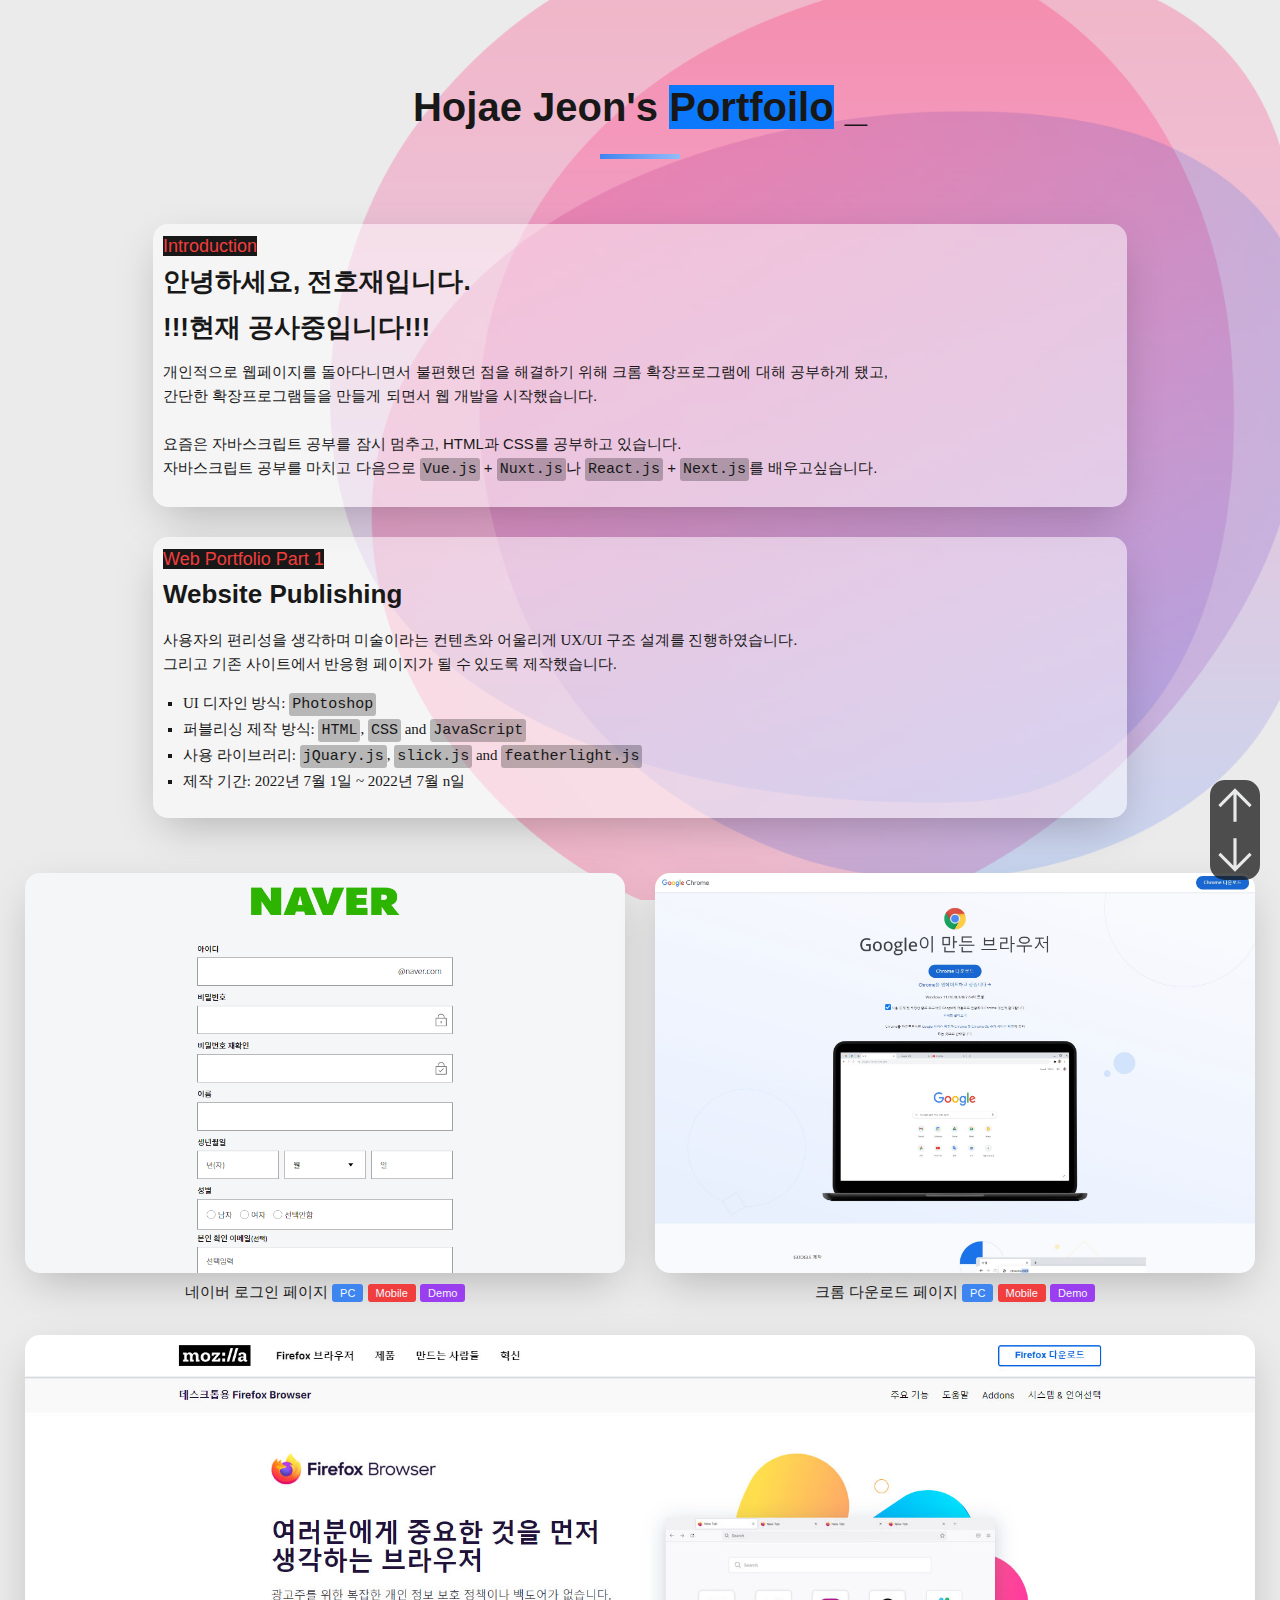
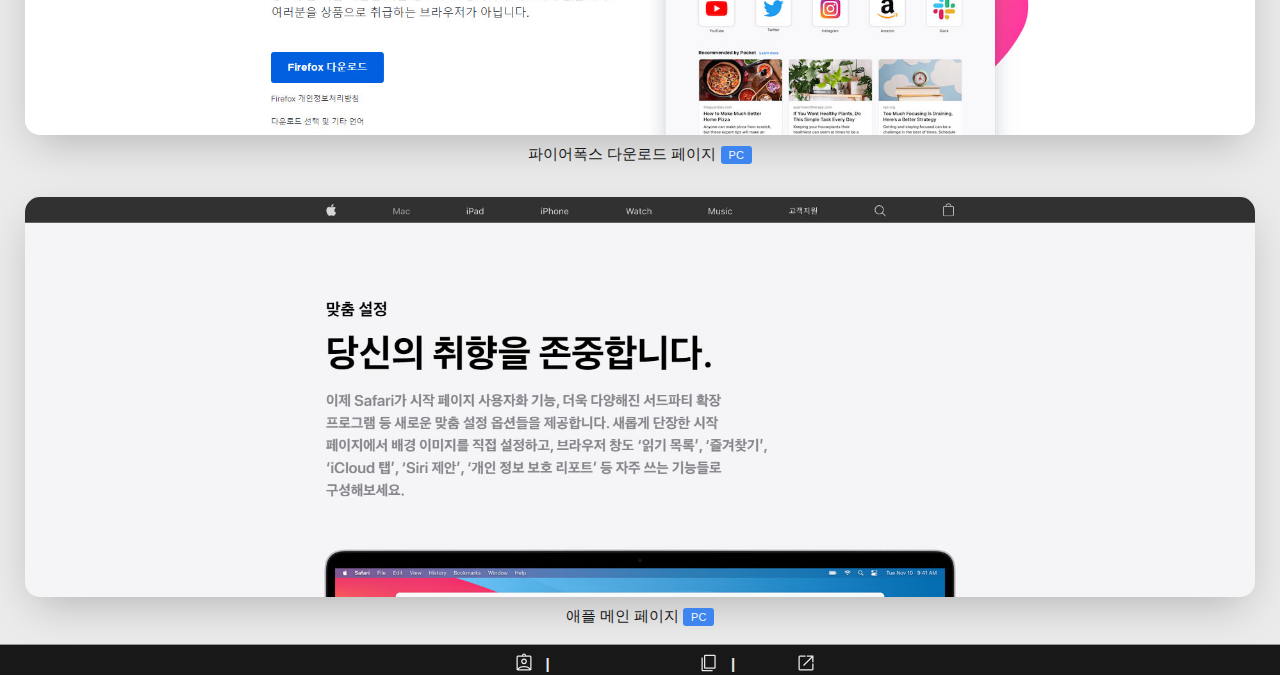
<file: index.html>
<!DOCTYPE html>
<html lang="en">
<head>
  <meta charset="UTF-8">
  <meta http-equiv="X-UA-Compatible" content="IE=edge">
  <meta name="viewport" content="width=device-width, initial-scale=1.0">
  <title>Portfolio</title>
  <!-- jQuery CDN -->
  <script src="https://code.jquery.com/jquery-3.6.0.min.js"></script>
  <!-- featherlight.js -->
  <script src="./scripts/featherlight-1.7.13/featherlight.js"></script>
  <link rel="stylesheet" href="./scripts/featherlight-1.7.13/featherlight.css">
  <!-- Custom CSS -->
  <link rel="stylesheet" href="./index.css">
  <link rel="stylesheet" href="./index-responsive.css">
  <!-- Custom JS -->
</head>
<body>
  <div id="resolution"></div>
  <section class="portfolio">
    <div class="headline-share">
      <h1>Hojae Jeon's <span class="background-blue">Portfoilo</span> <span class="blink">_</span></h1>
    </div>
    <div class="intro">
      <aside class="item">
        <b>Introduction</b>
        <h2>안녕하세요, 전호재입니다.</h2>
        <h2>!!!현재 공사중입니다!!!</h2>
        <p class="font-noto">
          <div>개인적으로 웹페이지를 돌아다니면서 불편했던 점을 해결하기 위해 크롬 확장프로그램에 대해 공부하게 됐고,<br>간단한 확장프로그램들을 만들게 되면서 웹 개발을 시작했습니다.</div>
          <br>
          <div>요즘은 자바스크립트 공부를 잠시 멈추고, HTML과 CSS를 공부하고 있습니다.</div>
          <div>자바스크립트 공부를 마치고 다음으로 <code>Vue.js</code> + <code>Nuxt.js</code>나 <code>React.js</code> + <code>Next.js</code>를 배우고싶습니다.</div>
        </p>
      </aside>
      <aside class="item">
        <b>Web Portfolio Part 1</b>
        <h2>Website Publishing</h2>
        <p class="font-noto">
          사용자의 편리성을 생각하며 미술이라는 컨텐츠와 어울리게 UX/UI 구조 설계를 진행하였습니다.
          <br>
          그리고 기존 사이트에서 반응형 페이지가 될 수 있도록 제작했습니다.
          <br>
        </p>
        <p class="font-noto portfolio-info">
          <span>UI 디자인 방식: <code>Photoshop</code></span>
          <span>퍼블리싱 제작 방식: <code>HTML</code>, <code>CSS</code> and <code>JavaScript</code></span>
          <span>사용 라이브러리: <code>jQuary.js</code>, <code>slick.js</code> and <code>featherlight.js</code></span>
          <span>제작 기간: 2022년 7월 1일 ~ 2022년 7월 n일</span>
        </p>
      </aside>
    </div>
    <div class="items">
      <div class="item thum">
        <div class="photo">
          <img src="./images/web-portfolio-01.jpg">
        </div>
        <span class="portfolio-title">
          네이버 로그인 페이지
          <a class="btn-view view-pc" href="./htmls/web-portfolio-01.html" data-featherlight="iframe">PC</a>
          <a class="btn-view view-mobile" href="./htmls/web-portfolio-01-mobile.html" data-featherlight="iframe">Mobile</a>
          <a class="btn-view view-demo" href="./Naver Register Form/index.html" data-featherlight="iframe">Demo</a>
        </span>
      </div>
      <div class="item thum">
        <div class="photo">
          <img src="./images/web-portfolio-02.jpg">
        </div>
        <span class="portfolio-title">
          크롬 다운로드 페이지
          <a class="btn-view view-pc" href="./htmls/web-portfolio-02.html" data-featherlight="iframe">PC</a>
          <a class="btn-view view-mobile" href="./htmls/web-portfolio-02-mobile.html" data-featherlight="iframe">Mobile</a>
          <a class="btn-view view-demo" href="./Chrome Browser Front Page/index.html" data-featherlight="iframe">Demo</a>
        </span>
      </div>
      <div class="item thum">
        <div class="photo">
          <img src="./images/web-portfolio-03.jpg">
        </div>
        <span class="portfolio-title">
          파이어폭스 다운로드 페이지
          <a class="btn-view view-pc" href="./htmls/web-portfolio-03.html" data-featherlight="iframe">PC</a>
        </span>
      </div>
      <div class="item thum">
        <div class="photo">
          <img src="./images/web-portfolio-04.jpg">
        </div>
        <span class="portfolio-title">
          애플 메인 페이지
          <a class="btn-view view-pc" href="./htmls/web-portfolio-04.html" data-featherlight="iframe">PC</a>
        </span>
      </div>
    </div>
    <footer id="bottom">
      <div>
        <span class="gridbox">
          <span class="my-name"><a>전호재</a></span>
          <span class="seperate"></span>
          <span class="my-email"><a>binieon@naver.com</a></span>
          <span class="seperate"></span>
          <span class="my-github"><a href="https://github.com/Binz1mp" target="_blank">Github</a></span>
        </span>
      </div>
    </footer>
    <nav class="topdown">
      <a href="#"><div class="button-top"></div></a>
      <a href="#bottom"><div class="button-down"></div></a>
    </nav>
  </section>
  <script src="./index.js"></script>
</body>
</html>
</file>
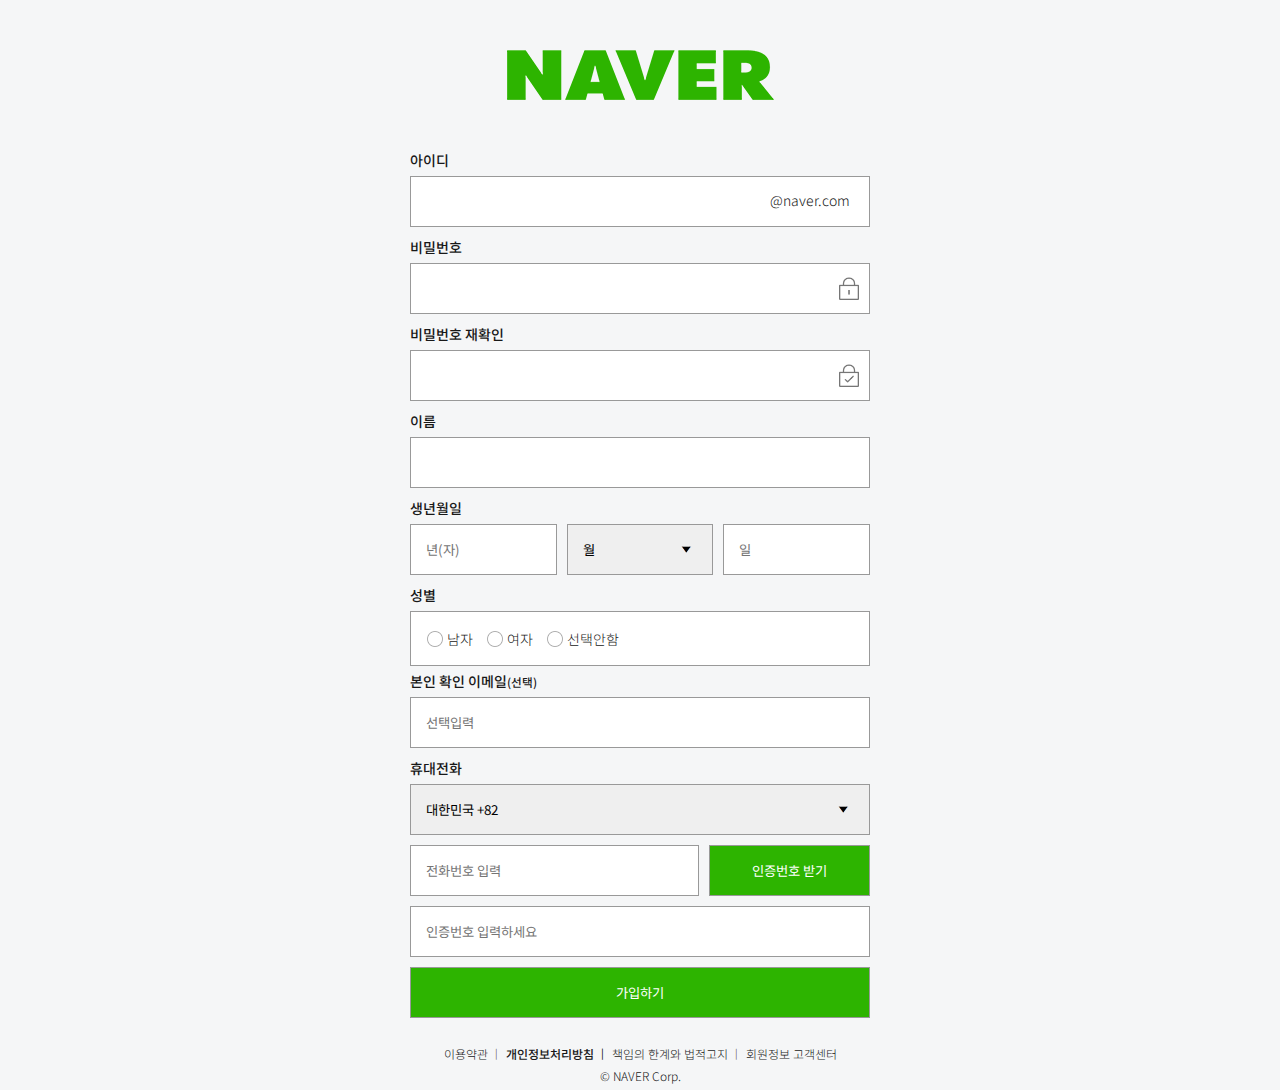
<file: Naver Register Form/index.html>
<!DOCTYPE html>
<html lang="en">
<head>
  <meta charset="UTF-8">
  <meta http-equiv="X-UA-Compatible" content="IE=edge">
  <meta name="viewport" content="width=device-width, initial-scale=1.0">
  <link rel="shortcut icon" href="./images/favicon.png" type="image/x-icon">
  <title>네이버 회원가입</title>
  <!-- Custom CSS -->
  <link rel="stylesheet" href="./index.css">
</head>
<body>

  <div class="container">
    <div class="member">
      <img src="./images/logo-naver.png" alt="" class="logo">
      <div class="field">
        <b>아이디</b>
        <span class="placehold-text">
          <input type="text">
        </span>
      </div>
      <div class="field">
        <b>비밀번호</b>
        <span>
          <input type="password" class="password-lock">
        </span>
      </div>
      <div class="field">
        <b>비밀번호 재확인</b>
        <input type="password"  class="password-check">
      </div>
      <div class="field">
        <b>이름</b>
        <input type="text">
      </div>
      <div class="field birth">
        <b>생년월일</b>
          <div>
            <input type="number" placeholder="년(자)">
            <select>
              <option value="">월</option>
              <option value="month-1">1월</option>
              <option value="month-2">2월</option>
              <option value="month-3">3월</option>
              <option value="month-4">4월</option>
              <option value="month-5">5월</option>
              <option value="month-6">6월</option>
              <option value="month-7">7월</option>
              <option value="month-8">8월</option>
              <option value="month-9">9월</option>
              <option value="month-10">10월</option>
              <option value="month-11">11월</option>
              <option value="month-12">12월</option>
            </select>
            <input type="number" placeholder="일">
          </div>
      </div>
      <div class="field gender">
        <b>성별</b>
        <div>
          <label for="male"><input id="male" type="radio" name="gender"><em></em>남자</label>
          <label for="female"><input id="female" type="radio" name="gender"><em></em>여자</label>
          <label for="unchecked"><input id="unchecked" type="radio" name="gender"><em></em>선택안함</label>
        </div>
      </div>
      <div class="field">
        <b>본인 확인 이메일<small>(선택)</small></b>
        <input type="email" placeholder="선택입력">
      </div>
      <div class="field tel-number">
        <b>휴대전화</b>
        <select>
          <option value="">대한민국 +82</option>
        </select>
        <div>
          <input type="tel" placeholder="전화번호 입력">
          <input type="button" value="인증번호 받기">
        </div>
        <input type="number" placeholder="인증번호 입력하세요">
      </div>
      <input type="submit" value="가입하기">
      <div class="member-footer">
        <div>
          <a href="#">이용약관</a>
          <a class="ToS" href="#">개인정보처리방침</a>
          <a href="#">책임의 한계와 법적고지</a>
          <a href="#">회원정보 고객센터</a>
        </div>
        <span>© <a href="#">NAVER Corp.</a></span>
      </div>
    </div>
  </div>

</body>
</html>
</file>
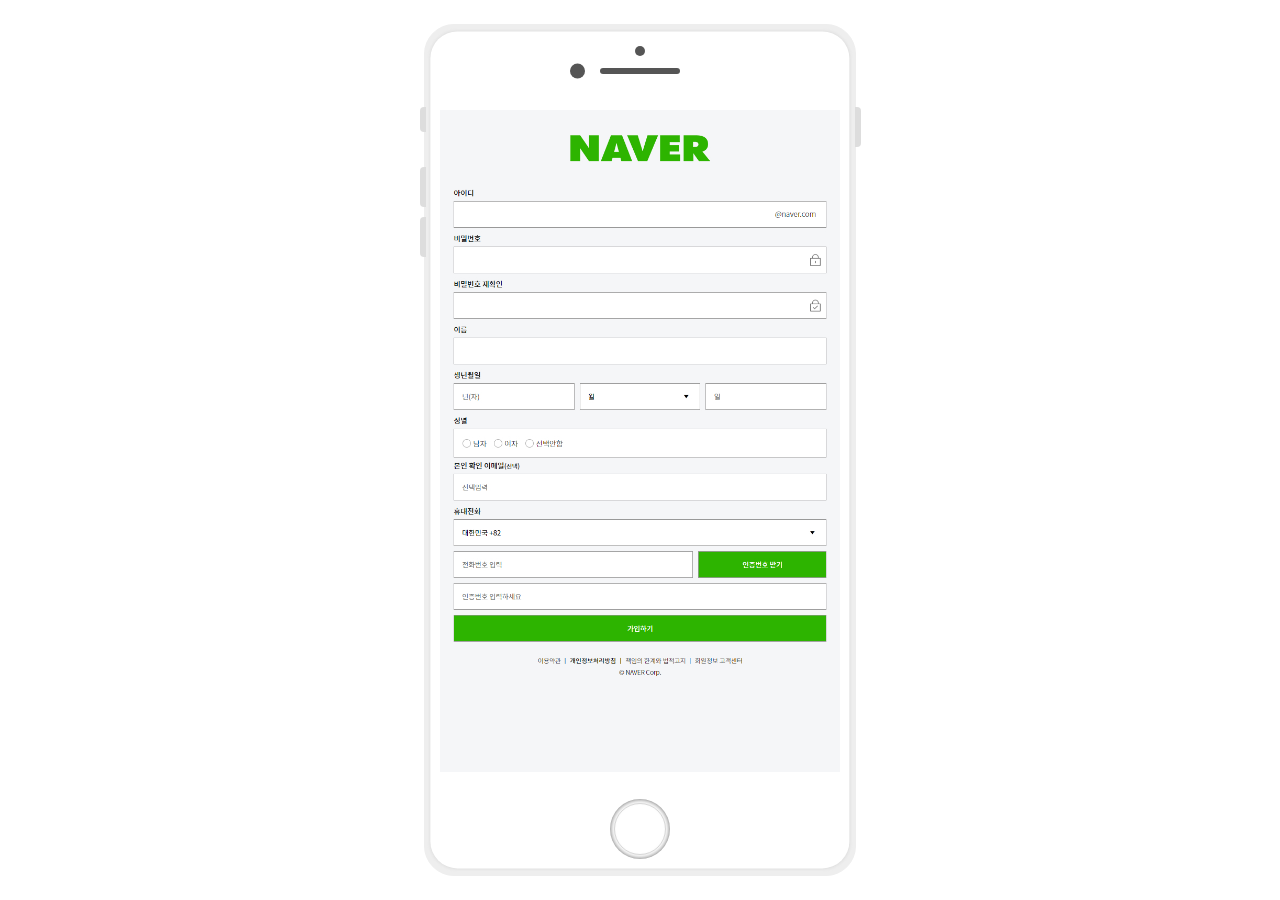
<file: htmls/web-portfolio-01-mobile.html>
<!DOCTYPE html>
<html lang="ko">
<head>
  <meta charset="UTF-8">
  <title>Mobile Mockup - web-portfolio-01</title>
  <link rel="stylesheet" href="mobile-mockup.css">
  <style>
        img {
      width: 100%;
    }
  </style>
</head>
<body>
 
  <!-- Mockup Start -->
  <div class="mockup">
    <div class="mobile-mockup">
      <!-- Content Here -->
      <div class="iframe-url">
        <!-- <iframe src="web-portfolio-01.html" frameborder="0"></iframe> -->
        <img src="../images/web-portfolio-01-mobile.jpg">
      </div>
      <!-- Content Here -->
      <div class="home-btn"></div>
      <div class="camera">
        <span></span>
        <span></span>
        <span></span>
      </div>
      <div class="volume">
        <span></span>
        <span></span>
        <span></span>
      </div>
      <div class="power">
        <span></span>
      </div>
    </div>
  </div>
  <!-- Mockup End -->
  
</body>
</html>
</file>
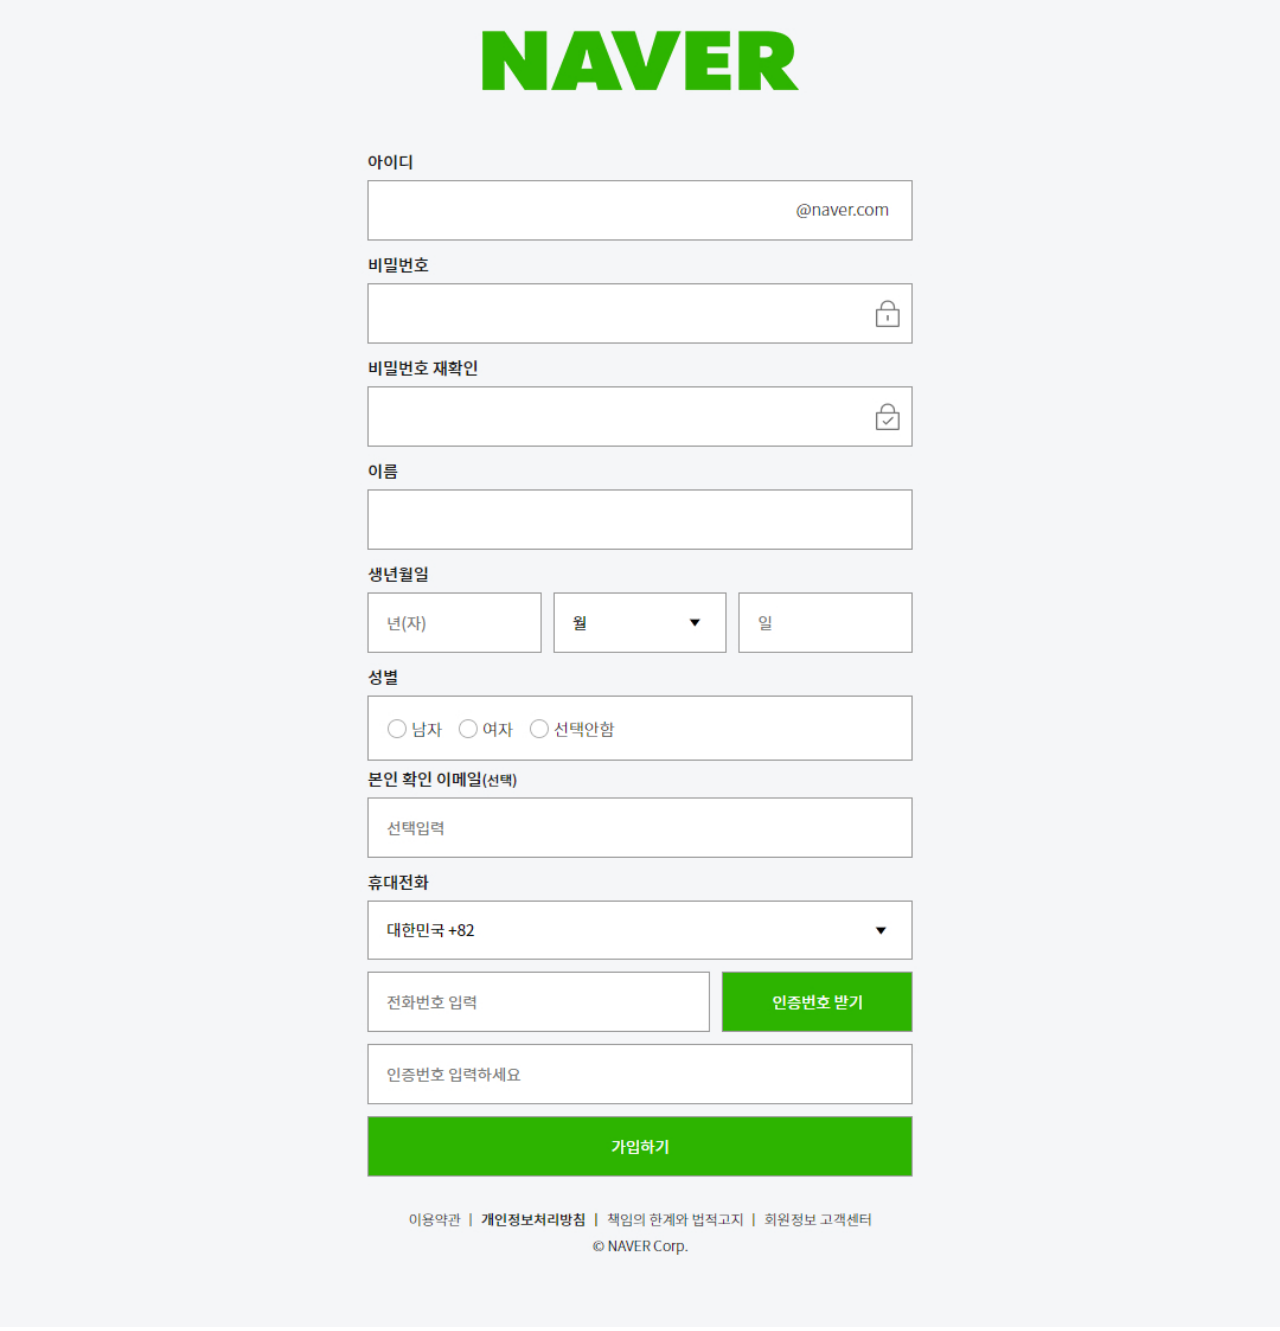
<file: htmls/web-portfolio-01.html>
<!DOCTYPE html>
<html lang="ko">
<head>
  <meta charset="UTF-8">
  <meta http-equiv="X-UA-Compatible" content="IE=edge">
  <meta name="viewport" content="width=device-width, initial-scale=1.0">
  <title>web-portfolio-01</title>
  <style>
    body {
      margin: 0;
    }
    img {
      width: 100%;
    }
  </style>
</head>
<body>

  <img src="../images/web-portfolio-01.jpg">
  
</body>
</html>
</file>
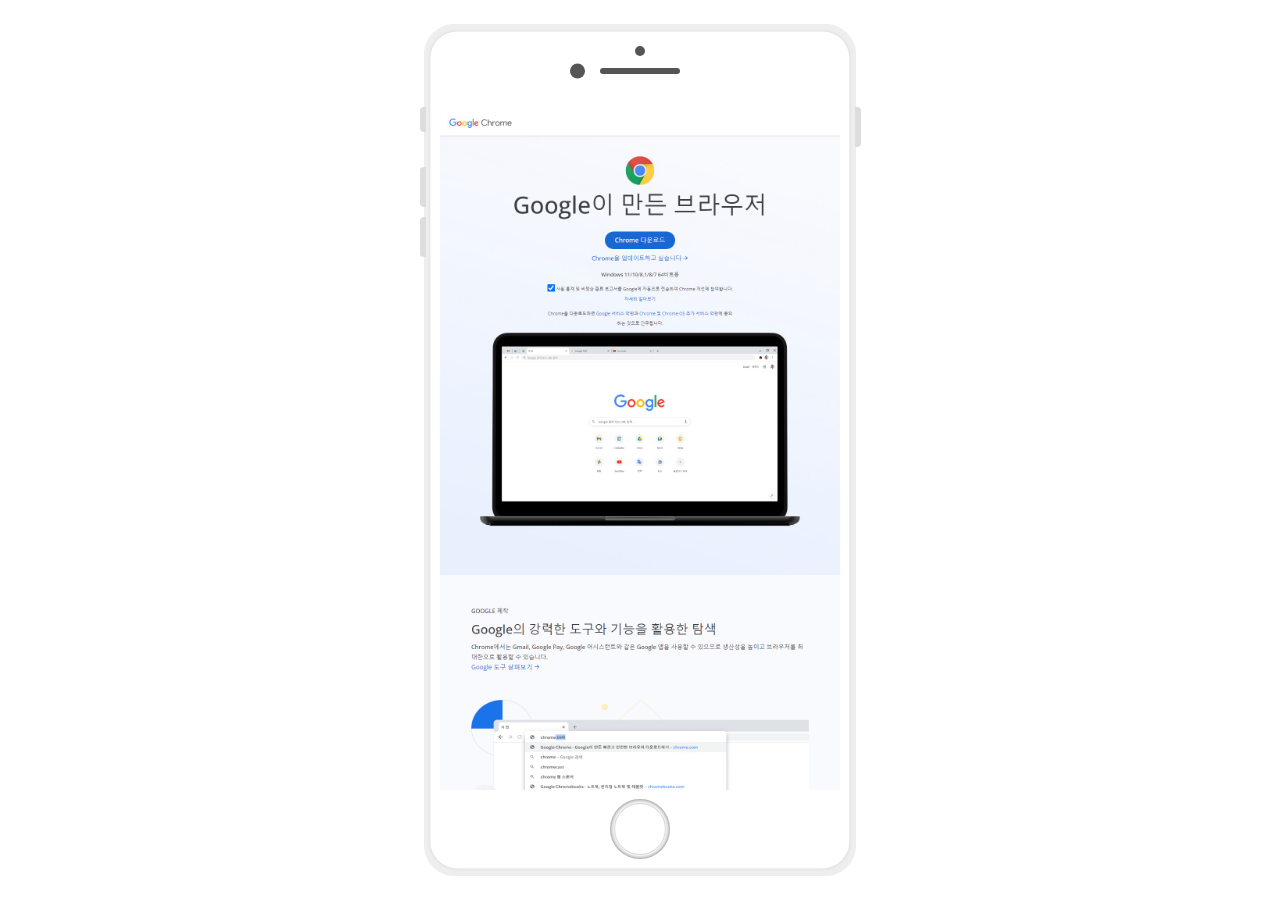
<file: htmls/web-portfolio-02-mobile.html>
<!DOCTYPE html>
<html lang="ko">
<head>
  <meta charset="UTF-8">
  <title>Mobile Mockup - web-portfolio-01</title>
  <link rel="stylesheet" href="mobile-mockup.css">
  <style>
        img {
      width: 100%;
    }
    .iframe-url {
      overflow-y: scroll;
    }
  </style>
</head>
<body>
 
  <!-- Mockup Start -->
  <div class="mockup">
    <div class="mobile-mockup">
      <!-- Content Here -->
      <div class="iframe-url">
        <!-- <iframe src="web-portfolio-02.html" frameborder="0"></iframe> -->
        <img src="../images/web-portfolio-02-mobile.jpg">
      </div>
      <!-- Content Here -->
      <div class="home-btn"></div>
      <div class="camera">
        <span></span>
        <span></span>
        <span></span>
      </div>
      <div class="volume">
        <span></span>
        <span></span>
        <span></span>
      </div>
      <div class="power">
        <span></span>
      </div>
    </div>
  </div>
  <!-- Mockup End -->
  
</body>
</html>
</file>
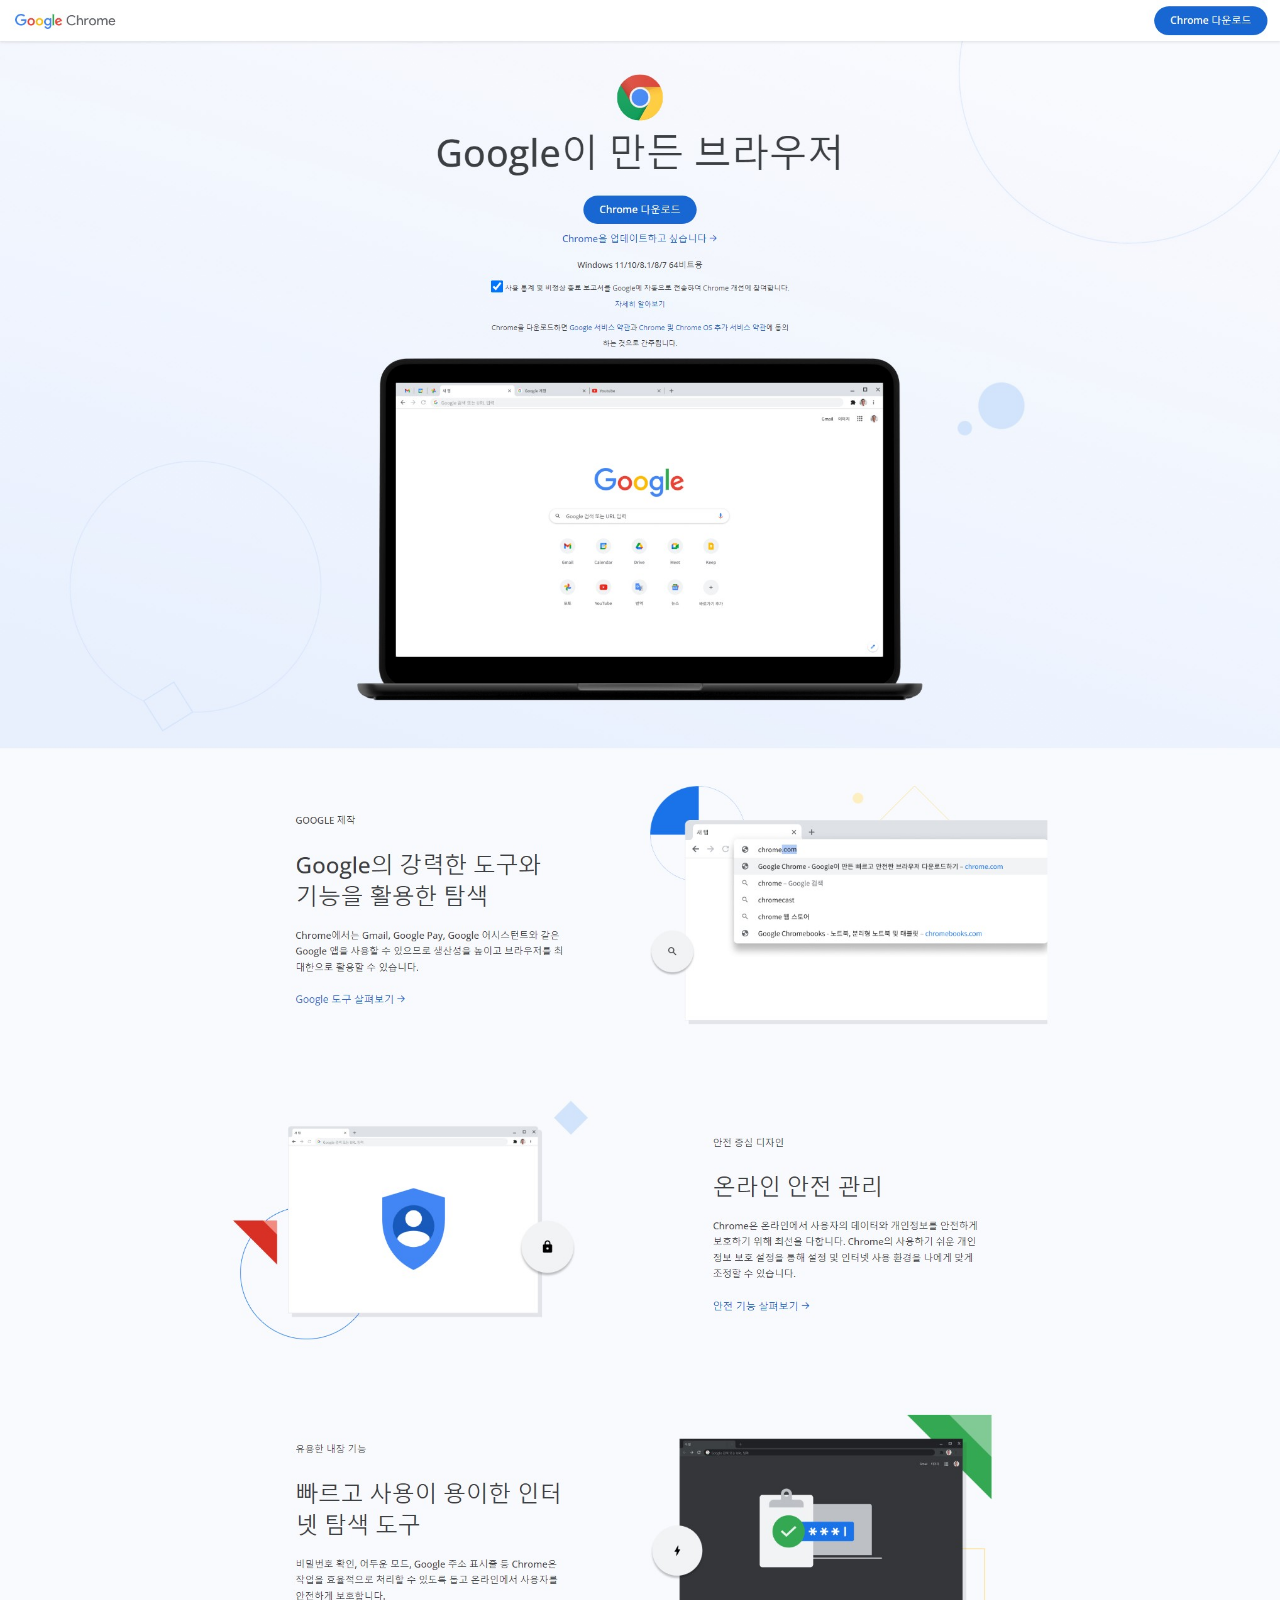
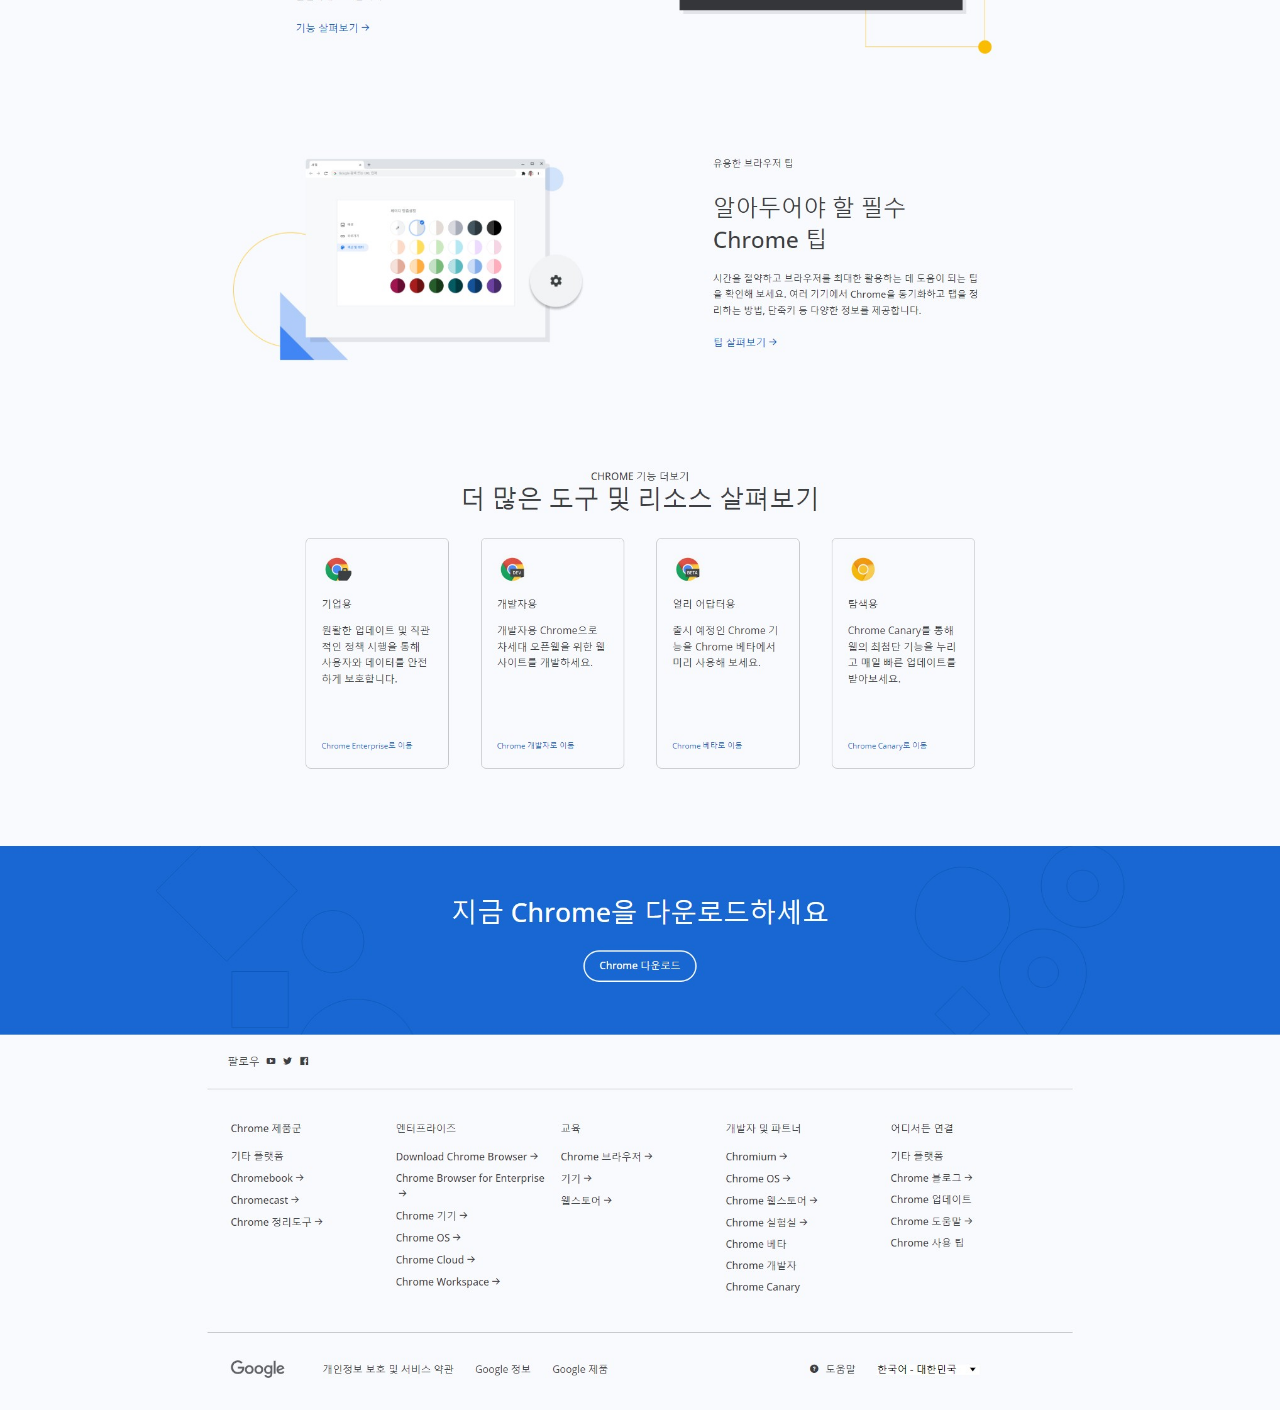
<file: htmls/web-portfolio-02.html>
<!DOCTYPE html>
<html lang="ko">
<head>
  <meta charset="UTF-8">
  <meta http-equiv="X-UA-Compatible" content="IE=edge">
  <meta name="viewport" content="width=device-width, initial-scale=1.0">
  <title>web-portfolio-02</title>
  <style>
    body {
      margin: 0;
    }
    img {
      width: 100%;
    }
  </style>
</head>
<body>

  <img src="../images/web-portfolio-02.jpg">
  
</body>
</html>
</file>
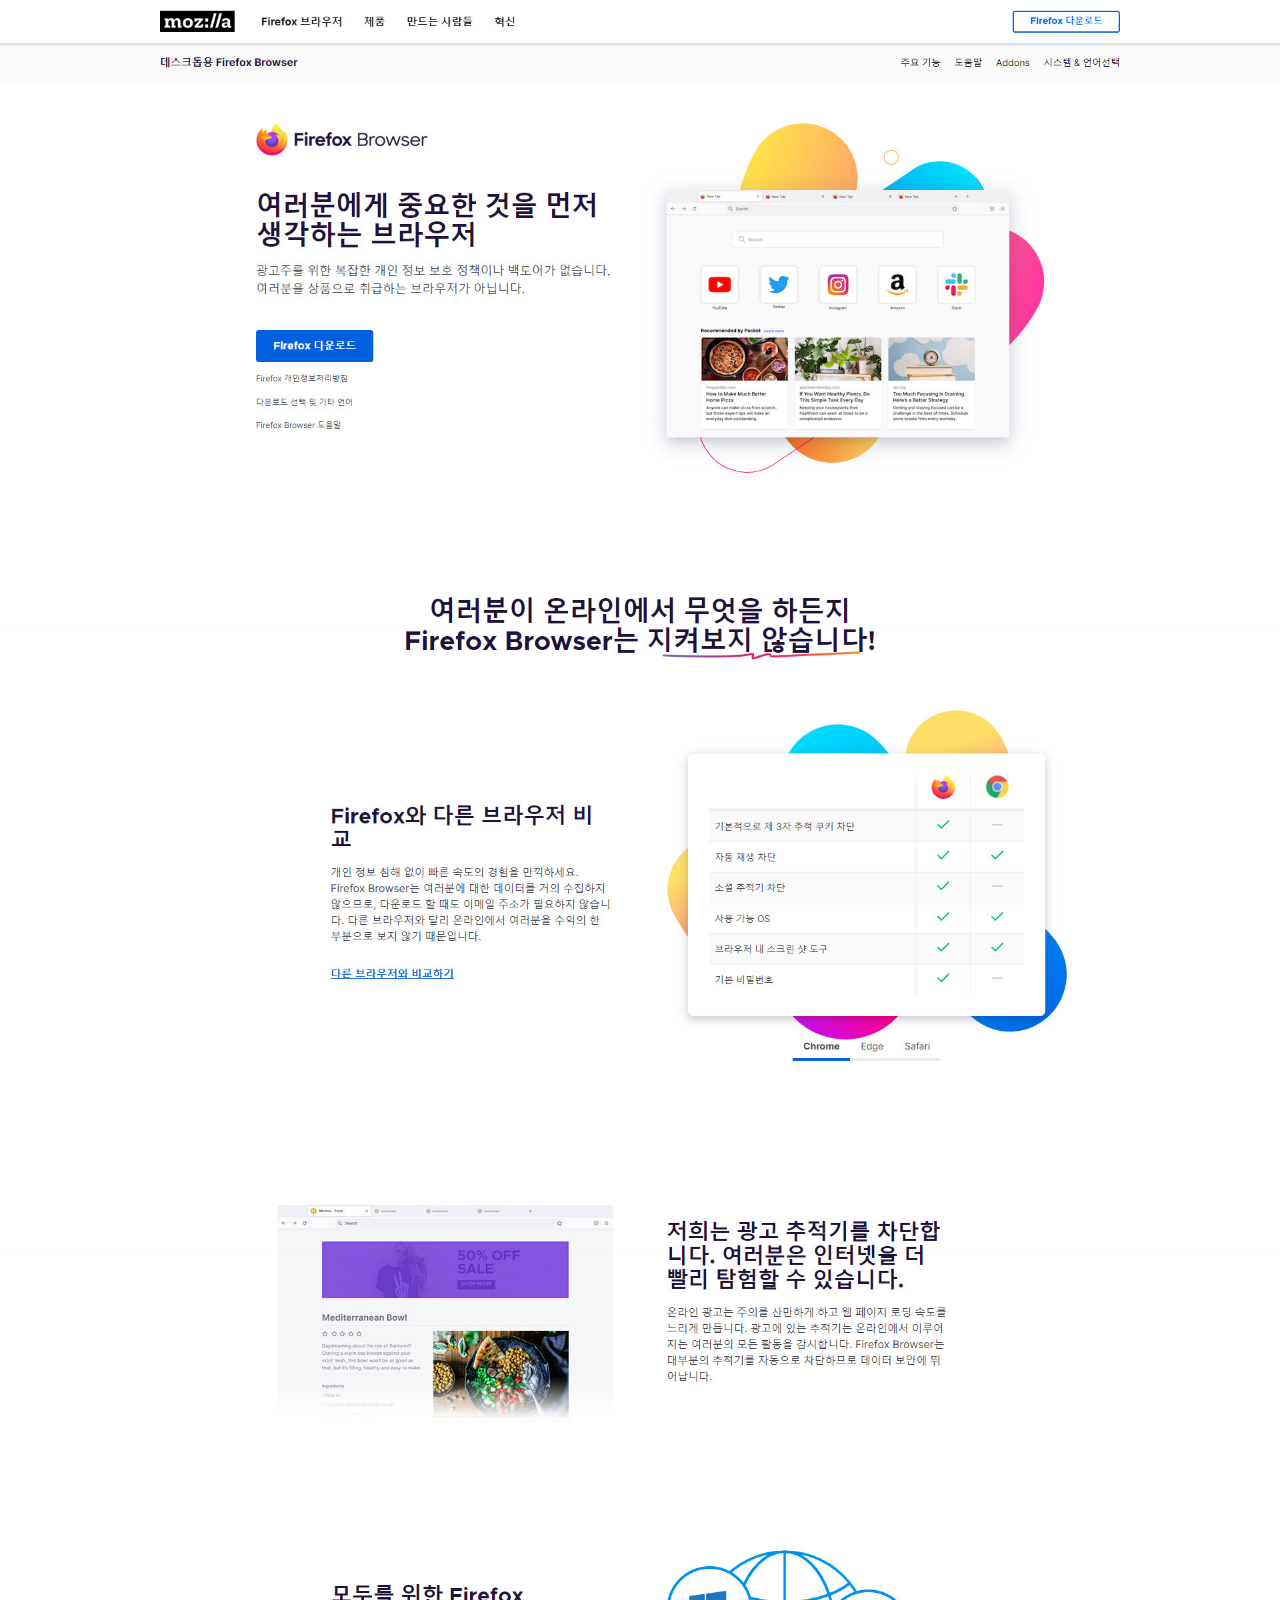
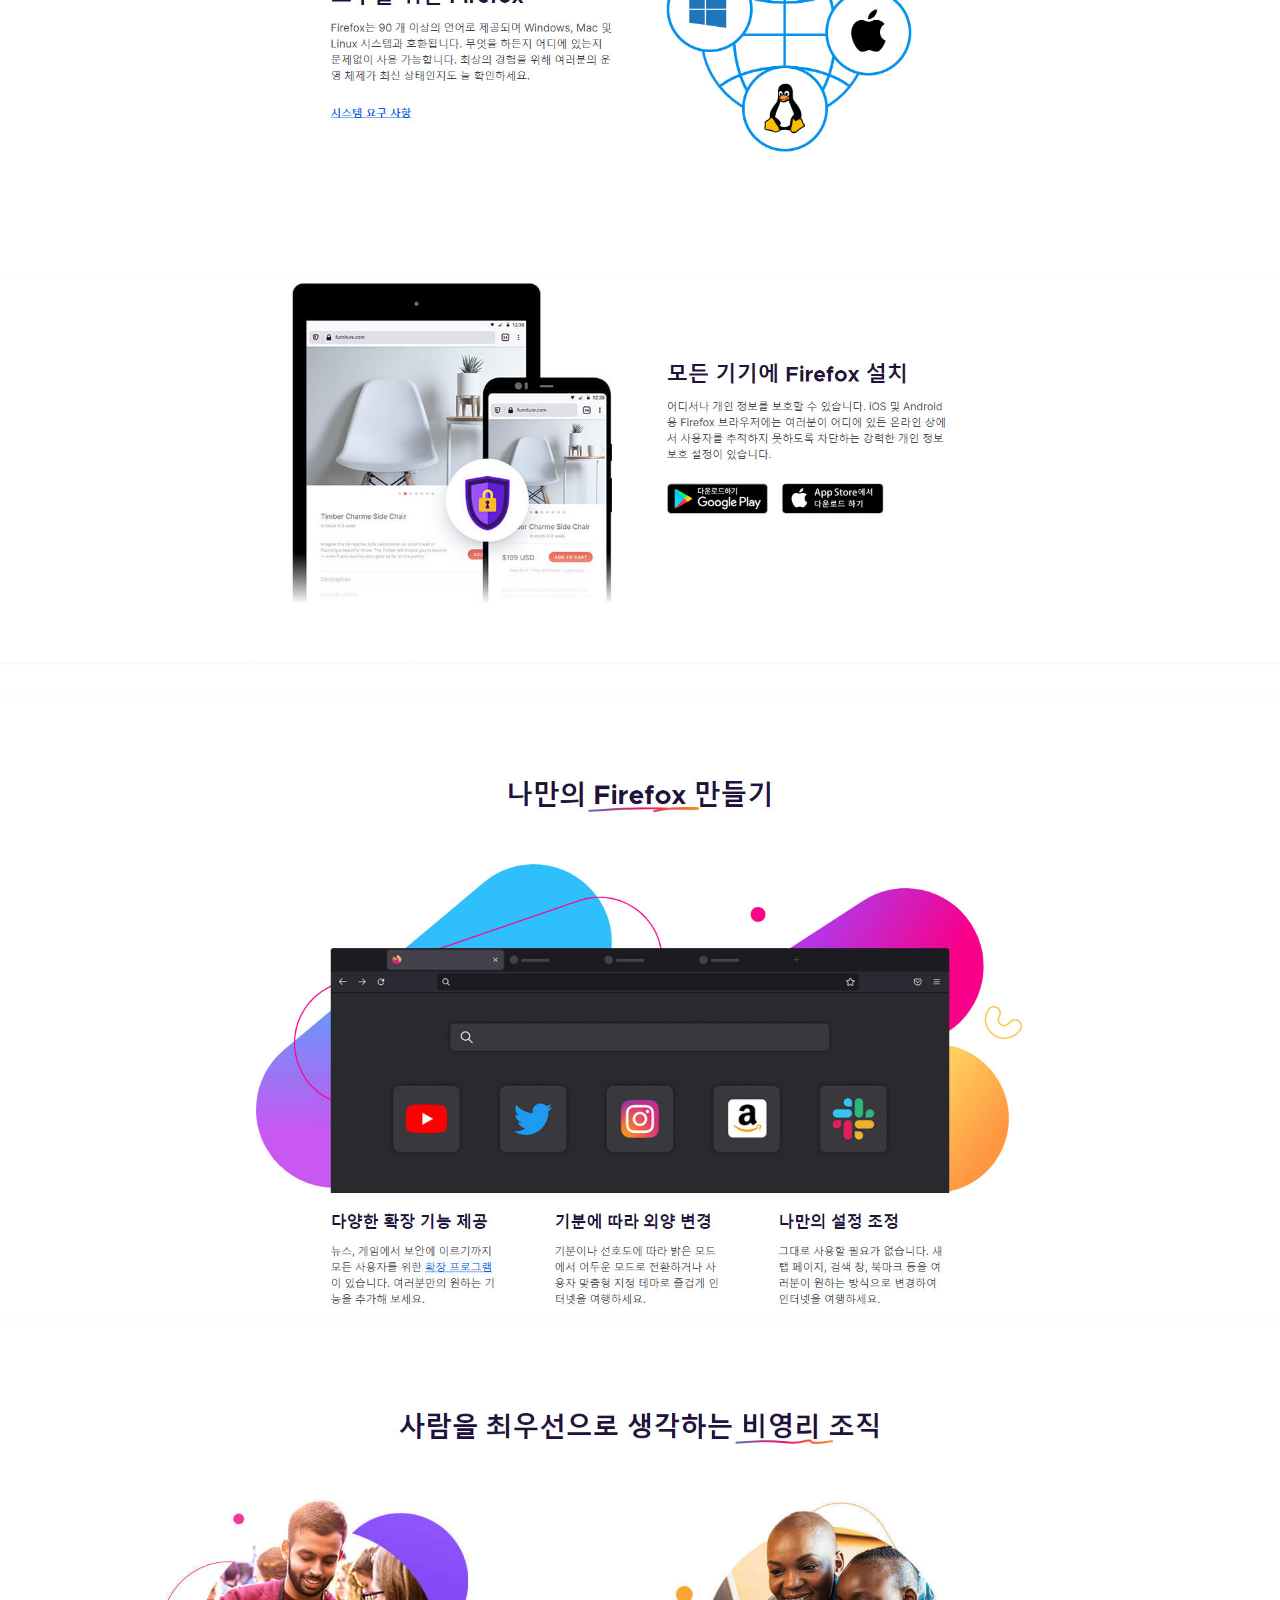
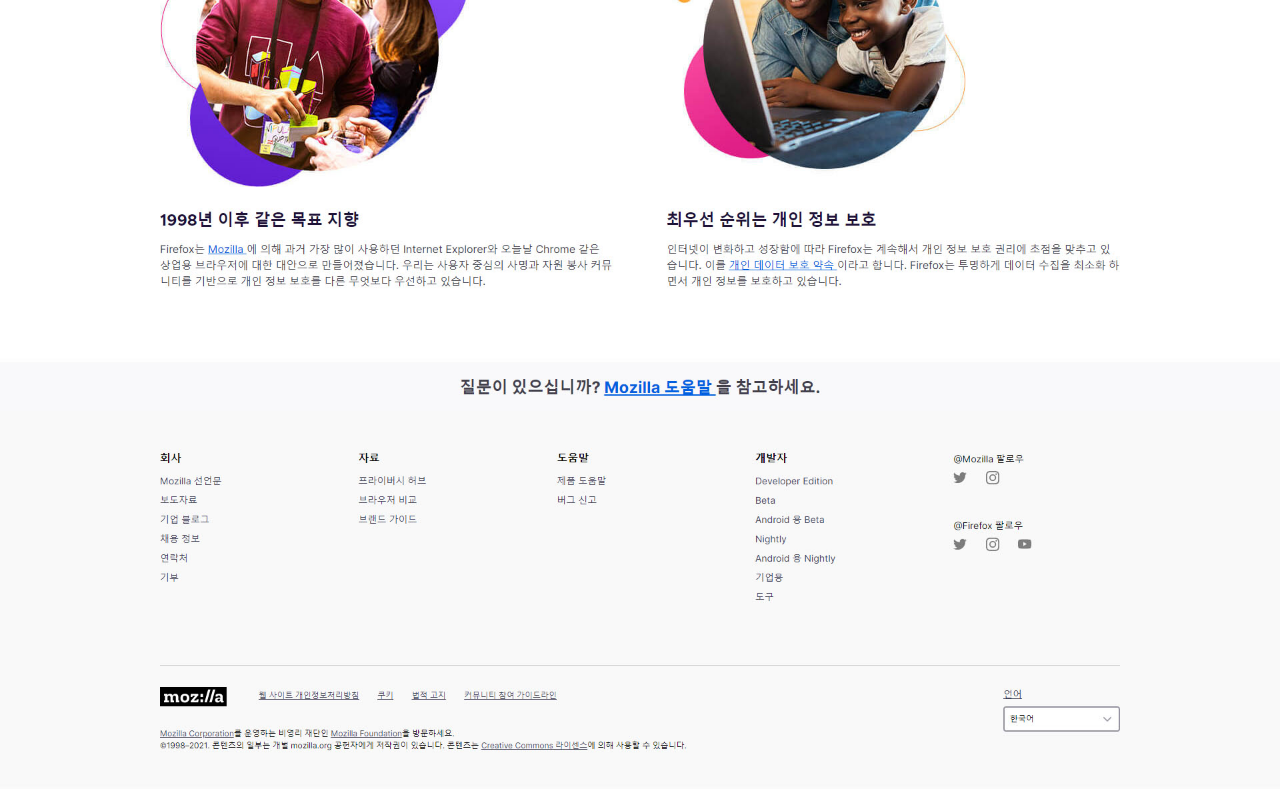
<file: htmls/web-portfolio-03.html>
<!DOCTYPE html>
<html lang="ko">
<head>
  <meta charset="UTF-8">
  <meta http-equiv="X-UA-Compatible" content="IE=edge">
  <meta name="viewport" content="width=device-width, initial-scale=1.0">
  <title>web-portfolio-03</title>
  <style>
    body {
      margin: 0;
    }
    img {
      width: 100%;
    }
  </style>
</head>
<body>

  <img src="../images/web-portfolio-03.jpg">
  
</body>
</html>
</file>
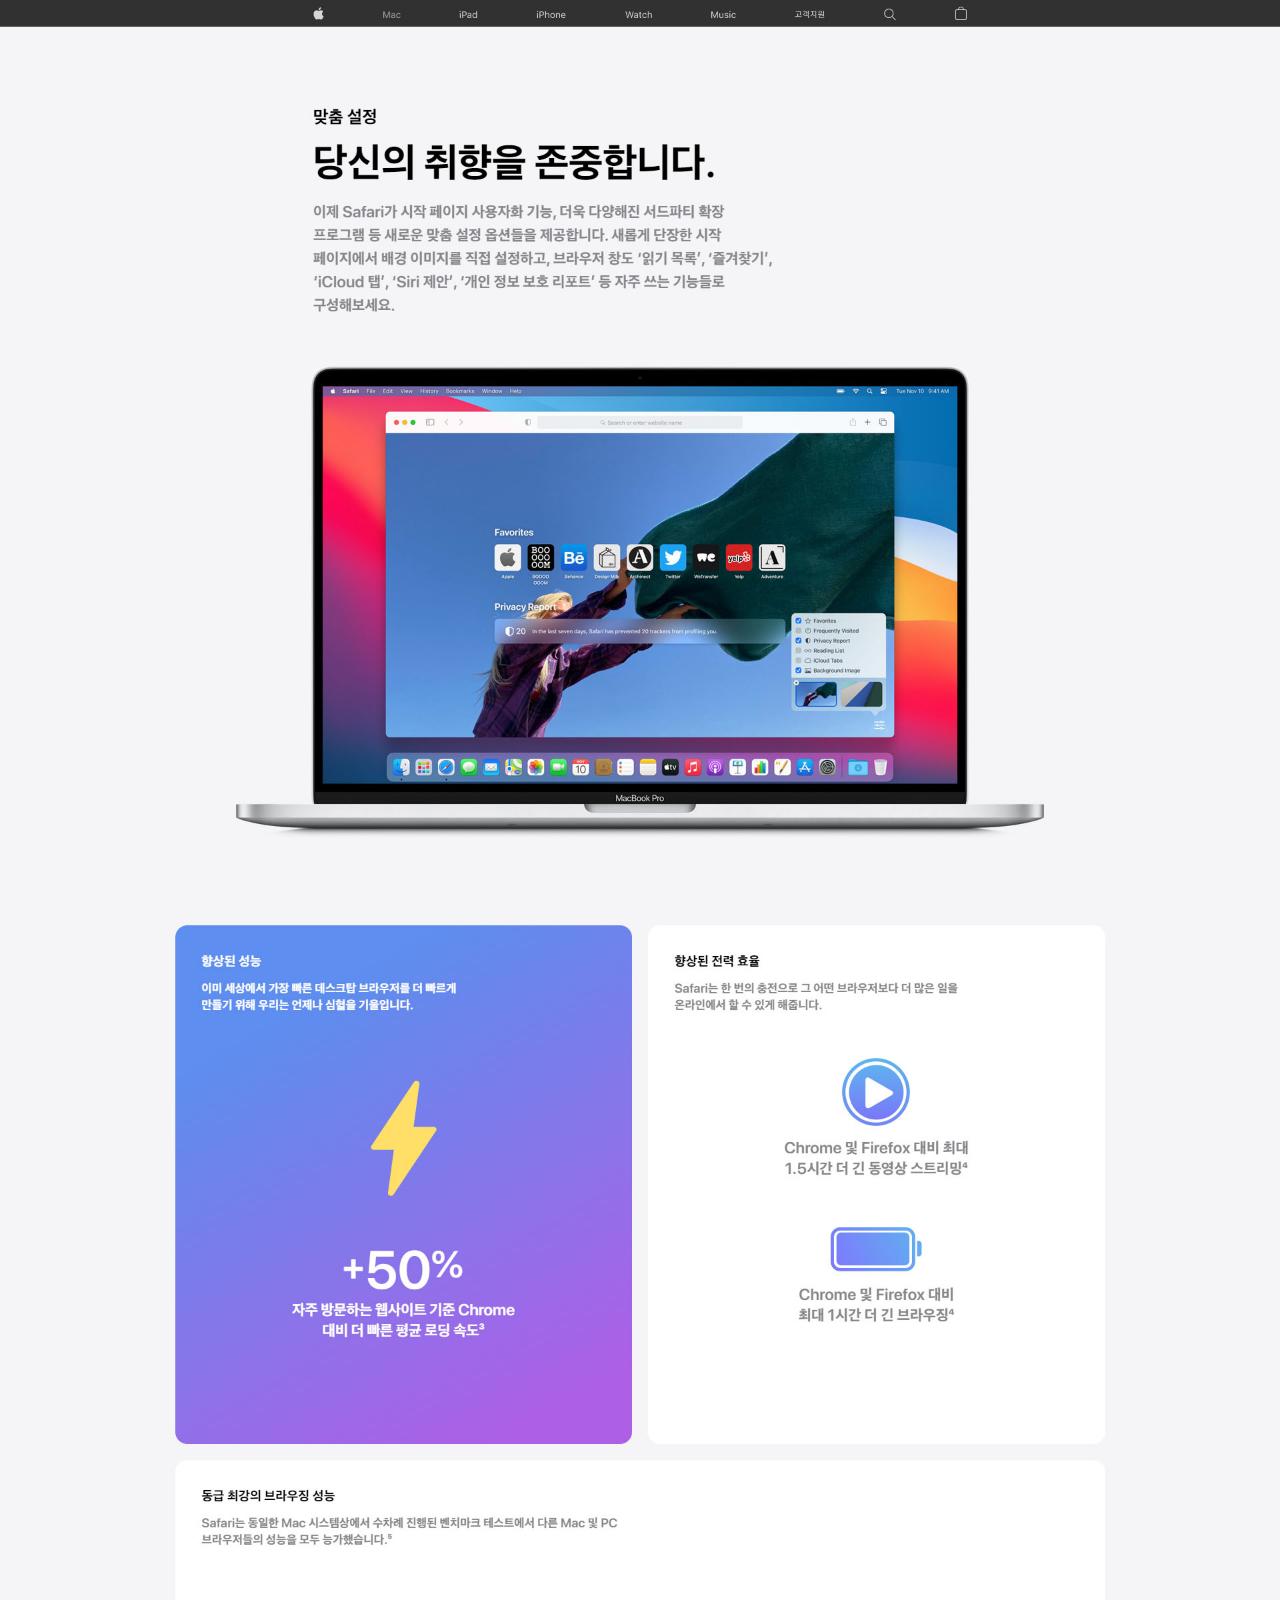
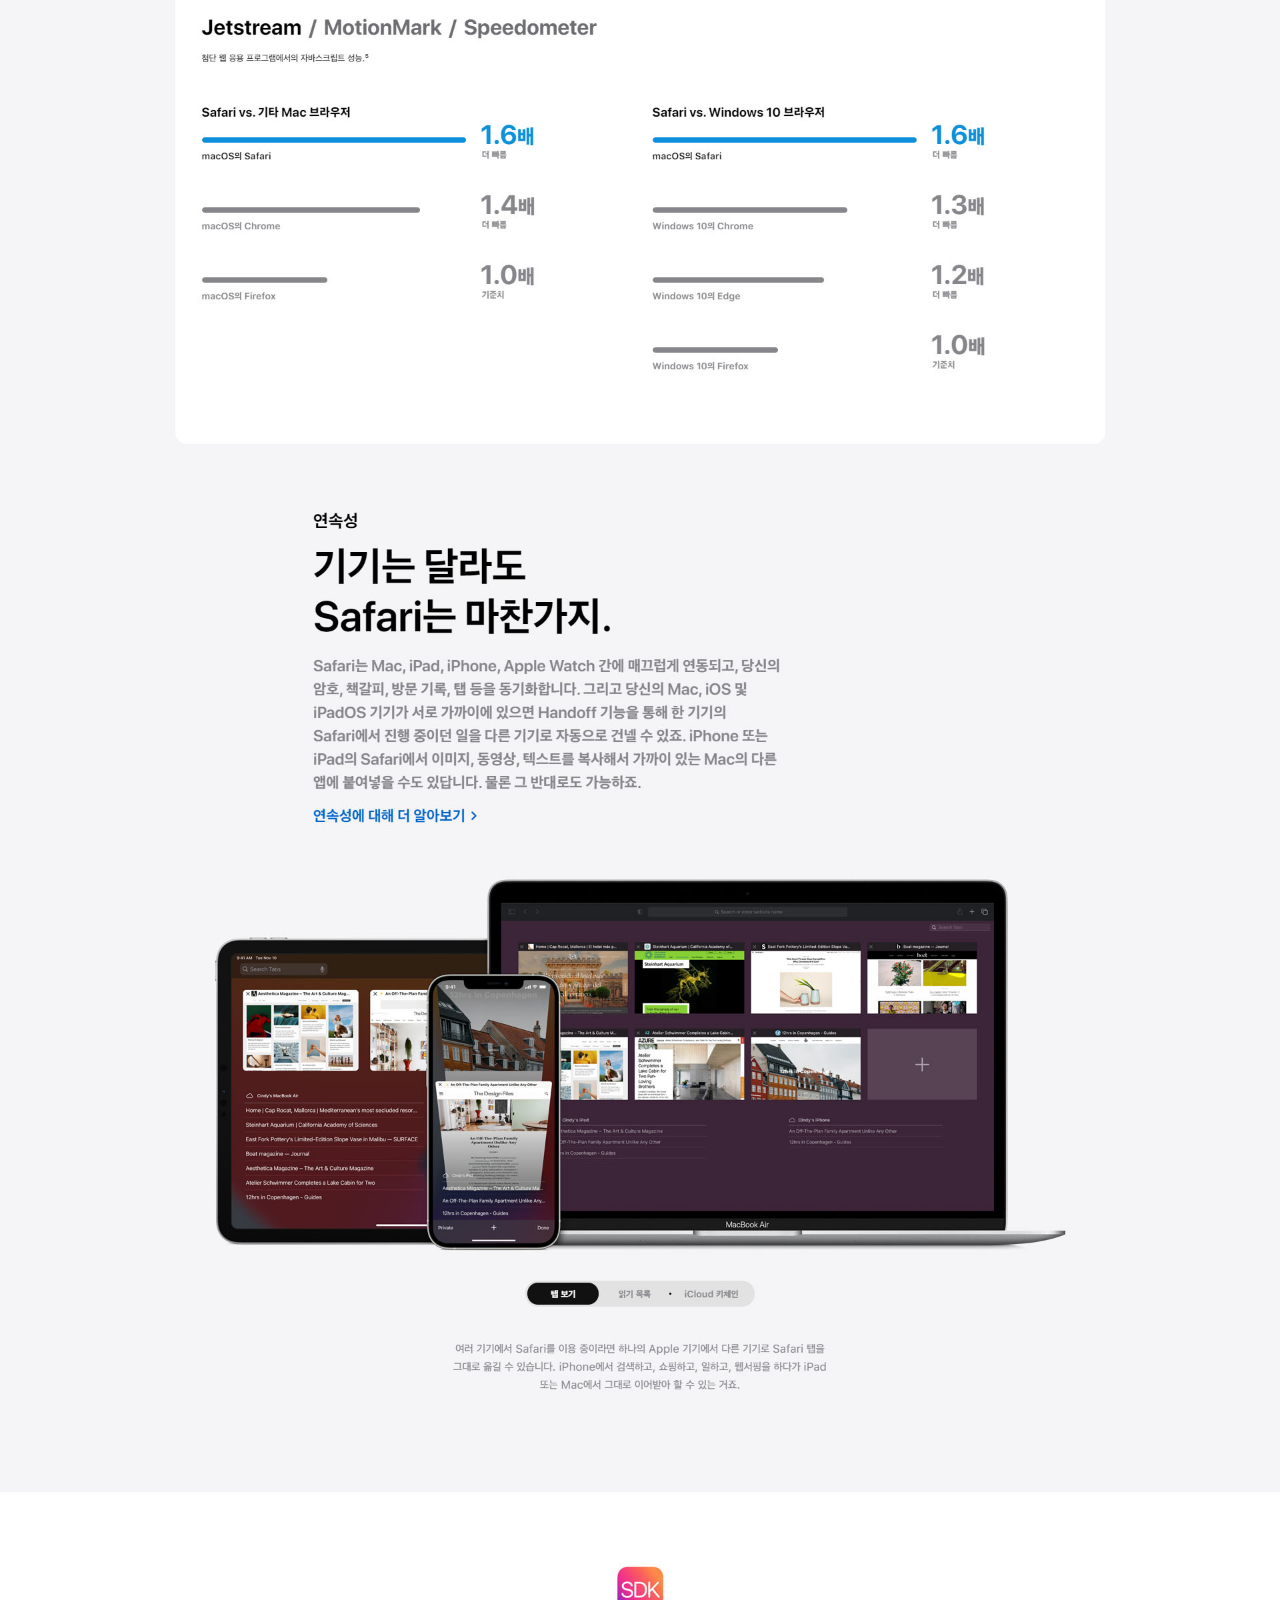
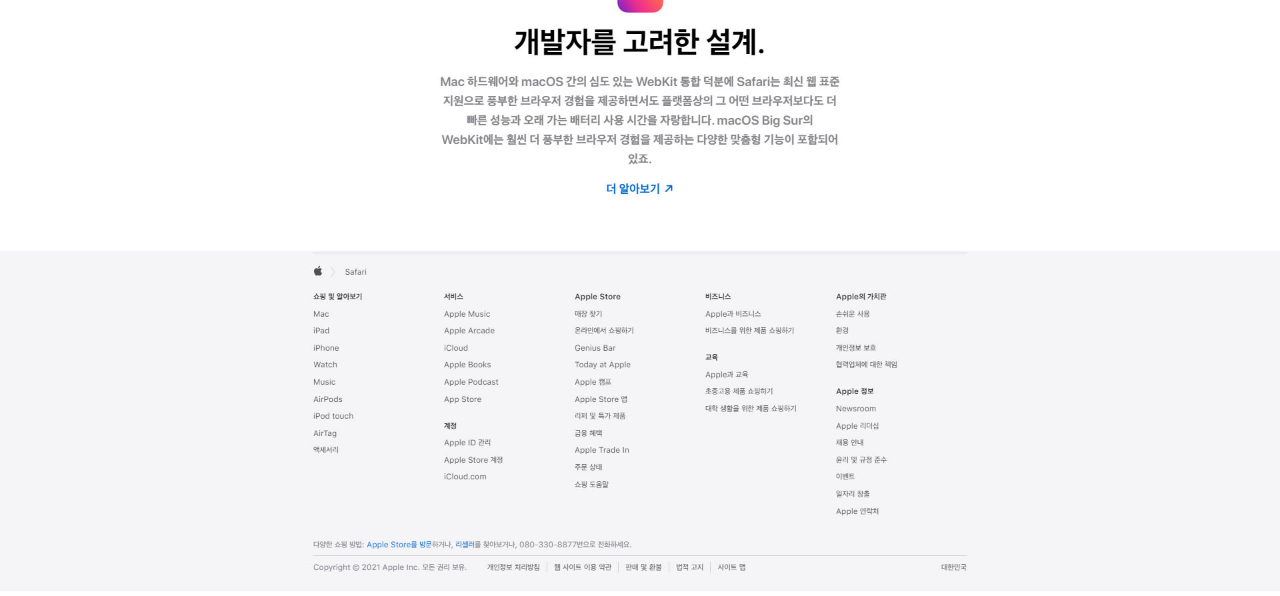
<file: htmls/web-portfolio-04.html>
<!DOCTYPE html>
<html lang="ko">
<head>
  <meta charset="UTF-8">
  <meta http-equiv="X-UA-Compatible" content="IE=edge">
  <meta name="viewport" content="width=device-width, initial-scale=1.0">
  <title>web-portfolio-03</title>
  <style>
    body {
      margin: 0;
    }
    img {
      width: 100%;
    }
  </style>
</head>
<body>

  <img src="../images/web-portfolio-04.jpg">
  
</body>
</html>
</file>
<file: index.css>
div#resolution {
  position: fixed;
  color: #181818;
  font-weight: 300;
  background-color: #ebebeb;
}

/* Dark mode */
@media (prefers-color-scheme: dark) {
  body {
    background-color: #181818 !important;
    color: #ebebeb !important;
  }
  a {
    color: #ebebeb !important;
  }
  aside.item {
    background-color: rgba(0, 0, 0, 0.5) !important;
    color: #ebebeb !important;
  }
}

/* Google Web Font */
@import url('https://fonts.googleapis.com/css?family=Montserrat:300,400,500&display=swap');
/* font-family: 'Montserrat', sans-serif; */

/* Google Web Fonts CDN */
@import url('https://fonts.googleapis.com/css?family=Noto+Sans+KR:300,400,500,700,900&display=swap');
/* font-family: 'Raleway', sans-serif; */

/* default css */
* {
  box-sizing: border-box;
  outline: none;
}
html {
  scroll-behavior: smooth;
}
body {
  height: 100vh;
  font-size: 15px;
  font-family: 'Montserrat', sans-serif;
  line-height: 1.6em;
  background-color: #ebebeb;
  color: #181818;
  margin: 0;
}
a {
  text-decoration: none;
  color: #181818;
}
code {
  background-color: rgba(0, 0, 0, 0.25);
  border-radius: 3px;
  padding: 3px;
}
/* Reset CSS */
h1, h2, h3, h4, h5, h6 {
  margin-top: 0;
}

/* Common CSS */
/* section.head {
  height: 25vh;
  position: relative;
  overflow: hidden;
  display: flex;
  justify-content: center;
  align-items: center;
  background-color: rgba(0, 0, 0, 0.25);
}
#topvideo {
  position: absolute;
  top: 0;
  left: 0;
  z-index: -1;
  width: 100%;
  height: 100%;
  object-fit: cover;
} */
.headline-share {
  text-align: center;
  margin-top: 50px;
}

.headline-share h1 {
  font-size: 56px;
  font-weight: bold;
  position: relative;
  padding-bottom: 40px;
  margin-bottom: 20px;
}
.headline-share h1:before {
  content: '';
  position: absolute;
  height: 5px;
  width: 80px;
  /* background-color: aquamarine; */
  background: linear-gradient(to right, #3e85f0, #93bcfa);
  bottom: 0;
  left: 50%;
  transform: translateX(-50%);
}
.headline-share span.background-blue {
  background-color: rgb(12, 120, 252);
}
.headline-share span.blink {
  animation-name: blink;
  animation-duration: 350ms;
  animation-iteration-count: infinite;
  animation-direction: alternate;
}
@keyframes blink {
  0% {
    opacity: 0;
  }
  100% {
    opacity: 1;
  }
}
.font-noto {
  font-family: 'Noto Sans KR', 'sans-serif';
  font-weight: 300;
}

/* Section: Portfolio */
section.portfolio {
  display: grid;
  /* grid가 flex보다 반응형 웹 만들기에 있어선 좀 더 수월한거같음... */
  justify-items: center;
  height: 100vh;
  /* height 값이 있어야 align-content, 세로 정렬이 가능 */
  /* align-content: center; */
  background-image: url(./images/background.png);
  background-position: top right;
  background-size: cover;
  background-repeat: no-repeat;
  /* background-image: linear-gradient(
    80deg,
    hsl(240deg 40% 52%) 0%,
    hsl(241deg 40% 55%) 4%,
    hsl(241deg 40% 58%) 9%,
    hsl(242deg 40% 61%) 16%,
    hsl(242deg 39% 64%) 27%,
    hsl(243deg 39% 67%) 46%,
    hsl(243deg 38% 71%) 68%,
    hsl(244deg 37% 74%) 82%,
    hsl(245deg 35% 78%) 91%,
    hsl(245deg 32% 81%) 96%,
    hsl(246deg 27% 85%) 100%
  ); */
}
.items {
  width: 1280px;
  display: grid;
  grid-template-columns: repeat(4, 1fr);
  /* fr은 fraction, 조각임. */
  grid-gap: 30px;
  margin-bottom: 15px;
}
div.intro {
  display: grid;
  width: 1000px;
  grid-template-columns: repeat(1,1fr);
}
aside.item {
  margin-bottom: 30px;
  background-color: rgba(255, 255, 255, 0.5);
  border-radius: 15px;
  padding: 10px;
  box-shadow: 0 15px 45px -10px rgba(0, 0, 0, 0.25);
  grid-column: 1;
}
aside.item b {
  background-color: #181818;
  font-weight: normal;
  color: rgb(240, 62, 62);
  font-size: 18px;
}
aside.item h2 {
  font-size: 26px;
  margin-top: 10px;
}
aside.item .portfolio-info span {
  display: list-item;
  list-style: square;
  margin-left: 20px;
}

.item.thum .photo {
  width: 100%;
  height: 400px;
  border-radius: 15px;
  box-shadow: 0 15px 45px -10px rgba(0, 0, 0, 0.25);
  /* background-repeat: no-repeat;
  background-size: cover;
  background-position: top;
  transition: 1s; */
  overflow: hidden;
}
.item.thum .photo img {
  transition: 1.5s;
  width: inherit;
  height: inherit;
  /* object-fit 할때 부모요소 width height 무조건 명시해야 가능 */
  object-fit: cover;
  object-position: top;
}
.item.thum:hover .photo img {
  object-position: bottom;
}

/*.item.thum:hover .photo {
  background-position: bottom;
}
.item.thum:nth-of-type(1) .photo {
  background-image: url(./images/web-portfolio-01.jpg);
}
.item.thum:nth-of-type(2) .photo {
  background-image: url(./images/web-portfolio-02.jpg);
}
.item.thum:nth-of-type(3) .photo {
  background-image: url(./images/web-portfolio-03.jpg);
} */



.item.thum span {
  display: block;
  text-align: center;
  margin-top: 7px;
}
.btn-view {
  color: aliceblue;
  font-size: 11px;
  padding: 3px 8px;
  border-radius: 3px;
}
.btn-view.view-pc {
  background-color: rgb(62, 133, 240);
}
.btn-view.view-mobile {
  background-color: rgb(240, 62, 62);
}
.btn-view.view-demo {
  background-color: rgb(154, 62, 240);
}
/* footer {
  background-color: rgb(240, 62, 62);
  height: 100px;
} */
.featherlight.featherlight-iframe iframe {
  width: 80vw;
  height: 80vh;
  background-color: #181818;
}
button.featherlight-close-icon.featherlight-close {
  width: 50px;
  height: 50px;
  background-color: #181818;
  color: #ebebeb;
  font-size: 40px;
  opacity: 0.5;
  transition: opacity 0.25s;
}
button.featherlight-close-icon.featherlight-close:hover {
  opacity: 1;
}
/* footer */
footer {
  border-top: 1px solid #999999;
  position: relative;
  display: block;
  grid-row: 4;
  width: 100%;
}
footer > div {
  display: grid;
  align-content: center;
  height: 100%;
  margin: 0;
  padding: 7px 0;
  text-align: center;
  background-color: #181818;
  color: #ebebeb;
}
footer .gridbox > span.seperate::before {
  content: ' | ';
  margin: 0 0.5em;
  line-height: 0.9em;
  font-weight: bold;
}
footer .gridbox > span.my-email {
  cursor: pointer;
}
footer .gridbox > span a::after {
  content: '';
  background-repeat: no-repeat;
  background-size: 100%;
  filter: invert(80%) sepia(52%) saturate(5%) hue-rotate(77deg) brightness(105%) contrast(96%);
  display: inline-block;
  vertical-align: sub;
  margin-left: 5px;
  height:20px;
  width:20px;
}
footer .gridbox > span.my-name a::after {
  background-image: url(./images/footer-profile.svg);
}
footer .gridbox > span.my-email a::after {
  background-image: url(./images/footer-copyandpaste.svg);
}
footer .gridbox > span.my-github a::after {
  background-image: url(./images/footer-external_link.svg);
}

/* Nav */
nav.topdown {
  position: fixed;
  right: 20px;
  bottom: 20px;
  z-index: 1;
  width: 50px;
  height: 100px;
  background-color: rgba(24, 24, 24, 0.75);
  border-radius: 15px;
}
nav.topdown div.button-top, nav.topdown div.button-down {
  cursor: pointer;
  content: '';
  filter: invert(80%) sepia(52%) saturate(5%) hue-rotate(77deg) brightness(105%) contrast(96%);
  background-repeat: no-repeat;
  background-size: 100%;
  width: 50px;
  height: 50px;
}
nav.topdown div.button-top {
  background-image: url(./images/nav-top.svg);
}
nav.topdown div.button-down {
  background-image: url(./images/nav-bottom.svg);
}
</file>
<file: index-responsive.css>
/* Mobile Layout */
@media (max-width: 767px) {
  /* Common CSS */
  .headline-share h1 {
    font-size: 32px;
    margin-bottom: 30px;
    margin-top: 20px;
  }
  /* Section: Portfolio */
  section.portfolio > div {
    align-content: start;
    height: auto; 
    padding-top: 20px;
    padding-left: 20px;
    padding-right: 20px;
  }
  div.intro {
    width: 100%;
  }
  .items {
    width: 100%;
    grid-template-columns: repeat(1, 1fr)
  }
  nav.topdown {
    display: unset;
  }
}

/* Tablet Layout */
@media (min-width: 768px) and (max-width: 1350px) {
  /* Common CSS */
  .headline-share h1 {
    font-size: 40px;
    margin-bottom: 40px;
    margin-top: 20px;
  }
  /* Section: Portfolio */
  section.portfolio > div {
    align-content: start;
    height: auto; 
    padding-top: 25px;
    padding-left: 25px;
    padding-right: 25px;
  }
  div.intro {
    width: 80%;
  }
  .items {
    width: 100%;
    grid-template-columns: repeat(2, 1fr)
  }
  .item.thum:nth-of-type(3), .item.thum:nth-of-type(4) {
    grid-column: 1 / span 2;
  }
  nav.topdown {
    display: unset;
  }
}
</file>
<file: Naver Register Form/index.css>
/* Google Web Fonts CDN */
/* font-family: 'Noto Sans KR', sans-serif; */
@import url('https://fonts.googleapis.com/css?family=Noto+Sans+KR:300,400,500,700,900&display=swap');

/* @media (prefers-color-scheme: dark) {
  body, .member-footer a, .field.gender > div, select {
    background-color: #181818 !important;
    color: #ebebeb !important;
  }
  input {
    background-color: #181818;
    color: #ebebeb;
  }
} */

* {
  box-sizing: border-box;
  font-family: 'Noto Sans KR', sans-serif;
  outline: none;
}
body {
  font-size: 14px;
  background-color: #f5f6f7;
  line-height: 1.5em;
  color: #181818;
  font-weight: 300;
}
a{
  text-decoration: none;
  color: #181818;
}
/* Reset CSS */
input, select {
  cursor: pointer;
}
select {
  -webkit-appearance: none;
  -moz-appearance: none;
  appearance: none;
  background-image: url(./images/icon-select.png);
  background-repeat: no-repeat;
  background-position: center right 20px;
}
input[type=number]::-webkit-outer-spin-button, input[type=number]::-webkit-inner-spin-button {
  -webkit-appearance: none;
  -moz-appearance: none;
  appearance: none;
}
input[type=number] {
  -moz-appearance: textfield;
}

/* Member Sign-in */
.member {
  width: 460px;
  margin: auto;
}
.member .logo {
  display: block;
  margin: 50px auto;
}
.field {
  margin: 5px 0;
}
.field b{
  display: block;
  font-weight: 500;
  margin-bottom: 5px;
}
.member input:not(input[type=radio]), .field select {
  border: 1px solid #999999;
  padding: 15px;
  width: 100%;
  margin-bottom: 5px;
}
.member input:not(input[type=radio]):focus, .field select:focus {
  border: 1px solid #2db400;
}

.placehold-text {
  display: block;
  position: relative;
}
.placehold-text::before {
  content: '@naver.com';
  position: absolute;
  right: 20px;
  top: 14px;
  pointer-events: none;
}
.password-lock, .password-check {
  background-repeat: no-repeat;
  background-position: center right 10px;
  background-size: 20px;
}
.password-lock {
  background-image: url(./images/icon-01.png);
}
.password-check {
  background-image: url(./images/icon-02.png);
}
.field.birth div {
  display: flex;
  gap: 10px;
}
.field.tel-number div {
  display: flex;
  gap: 10px;
  margin: 5px 0;
}
.field.tel-number div input:nth-child(1) {
  flex: 2;
}
.field.tel-number div input:nth-child(2) {
  flex: 1;
}
.field.gender div {
  border: 1px solid #999999;
  background-color: white;
  padding: 15px;
}
/* Radio Check button */
.field.gender input[name=gender] {
  display: none;
}
.field.gender label {
  cursor: pointer;
  margin-right: 10px;
}
  .field.gender label em {
  display: inline-block;
  /* 크기 값 주기 위한 display 속성 지정 */
  width: 18px;
  height: 18px;
  margin-right: 3px;
  transform: translateY(3px);
  /* display에 inline-block을 주고 크기값도 정했으니, 위치도 조정하자.
  중앙 지정으로 vertical-align: middle,
  margin-top: -2px
  가 있으나, transform이 한줄짜리라 저걸 이용하는것.. */
  background-image: url(./images/icon-radio.png);
  background-repeat: no-repeat;
  background-position: left;
}
.field.gender input[name=gender]:checked + em{
  background-position: right;
}

.member input[type=button], .member input[type=submit] {
  background-color: #2db400;
  color: white;
}
.member-footer {
  text-align: center;
  font-size: 12px;
  margin-top: 20px;
}
.member-footer div .ToS {
  font-weight: 500;
}
.member-footer div a:not(:last-child)::after {
  content: '|';
  font-size: 10px;
  margin-right: 5px;
  padding-left: 7px;
  display: inline-block;
  transform: translateY(-2px);
  /* display가 inline이 기본이었어서 상하 조정이 안됐었음.. 중요.. */
}
.member-footer a:hover {
  text-decoration: underline;
  color: #2db400;
}

@media (max-width: 768px) {
  .member {
    width: 100%;
    padding: 0 20px;
  }
}
</file>
<file: htmls/mobile-mockup.css>
/* CSS Mobile Mockup */

/* ▼ 아래 Mockup CSS는 수강생 본인이 직접 꼭! 만들어 보시기를 권합니다. */

.mockup {
  position: absolute;
  top: 50%;
  left: 50%;
  transform: translate(-50%, -50%);
}
.mobile-mockup {
  border: 1px solid #eee;
  width: 430px;
  height: 850px;
  position: relative;
  border-radius: 30px;
  background-color: #eee;
}
.mobile-mockup:before {
  content: '';
  position: absolute;
  width: 97.5%;
  height: 98.5%;
  border-radius: 27px;
  box-shadow: 0 0 3px rgba(178, 178, 178, 0.29);
  top: 50%;
  left: 50%;
  transform: translate(-50%, -50%);
  background-color: #fff;
}
.iframe-url {
  /*border: 1px solid red;*/
  position: absolute;
  width: 400px;
  height: 680px;
  position: absolute;
  top: 50%;
  left: 50%;
  transform: translate(-50%, -50%);
}
.home-btn {
  border: 1px solid #ddd;
  width: 50px;
  height: 50px;
  position: absolute;
  bottom: 20px;
  border-radius: 50%;
  left: 50%;
  transform: translateX(-50%);
}
.home-btn:before {
  content: '';
  width: 60px;
  height: 60px;
  position: absolute;
  top: 50%;
  left: 50%;
  transform: translate(-50%, -50%);
  box-shadow: 0 0 5px #606060 inset;
  border-radius: 50%;
}
.camera {
  position: absolute;
  width: 400px;
  height: 70px;
  top: 11px;
  left: 50%;
  transform: translateX(-50%);
}
.camera span {
  position: absolute;
  background-color: #555;
}
.camera span:nth-child(1) {
  width: 80px;
  height: 6px;
  border-radius: 10px;
  top: 50%;
  left: 50%;
  transform: translate(-50%, -50%);
}
.camera span:nth-child(2) {
  width: 10px;
  height: 10px;
  border-radius: 50%;
  left: 50%;
  transform: translateX(-50%);
  top: 10px;
}
.camera span:nth-child(3) {
  width: 15px;
  height: 15px;
  border-radius: 50%;
  top: 50%;
  transform: translateY(-50%);
  left: 130px;
}
.volume {
/*  border: 1px solid red;*/
  position: absolute;
  width: 6px;
  height: 150px;
  right: calc(100% - 1px);
  top: 82px;
}
.volume span,
.power span {
  background-color: #ddd;
  position: absolute;
  width: 100%;
  height: 40px;
  border-radius: 4px 0 0 4px;
}
.volume span:nth-child(1) {
  top: 0;
  height: 25px;
}
.volume span:nth-child(2) {
  bottom: 50px;
}
.volume span:nth-child(3) {
  bottom: 0;
}
.power {
  /*border: 1px solid red;*/
  position: absolute;
  width: 6px;
  height: 40px;
  top: 82px;
  left: 100%;
}
.power span {
  transform: rotateY(180deg);
}

.iframe-url iframe {
  width: 100%;
  height: 100%;
  border: 1px solid #eee;
}
</file>
<file: scripts/featherlight-1.7.13/featherlight.css>
/**
 * Featherlight – ultra slim jQuery lightbox
 * Version 1.7.13 - http://noelboss.github.io/featherlight/
 *
 * Copyright 2018, Noël Raoul Bossart (http://www.noelboss.com)
 * MIT Licensed.
**/

html.with-featherlight {
	/* disable global scrolling when featherlights are visible */
	overflow: hidden;
}

.featherlight {
	display: none;

	/* dimensions: spanning the background from edge to edge */
	position:fixed;
	top: 0; right: 0; bottom: 0; left: 0;
	z-index: 2147483647; /* z-index needs to be >= elements on the site. */

	/* position: centering content */
	text-align: center;

	/* insures that the ::before pseudo element doesn't force wrap with fixed width content; */
	white-space: nowrap;

	/* styling */
	cursor: pointer;
	background: #333;
	/* IE8 "hack" for nested featherlights */
	background: rgba(0, 0, 0, 0);
}

/* support for nested featherlights. Does not work in IE8 (use JS to fix) */
.featherlight:last-of-type {
	background: rgba(0, 0, 0, 0.8);
}

.featherlight:before {
	/* position: trick to center content vertically */
	content: '';
	display: inline-block;
	height: 100%;
	vertical-align: middle;
}

.featherlight .featherlight-content {
	/* make content container for positioned elements (close button) */
	position: relative;

	/* position: centering vertical and horizontal */
	text-align: left;
	vertical-align: middle;
	display: inline-block;

	/* dimensions: cut off images */
	overflow: auto;
	padding: 25px 25px 0;
	border-bottom: 25px solid transparent;

	/* dimensions: handling large content */
	margin-left: 5%;
	margin-right: 5%;
	max-height: 95%;

	/* styling */
	background: #fff;
	cursor: auto;

	/* reset white-space wrapping */
	white-space: normal;
}

/* contains the content */
.featherlight .featherlight-inner {
	/* make sure its visible */
	display: block;
}

/* don't show these though */
.featherlight script.featherlight-inner,
.featherlight link.featherlight-inner,
.featherlight style.featherlight-inner {
	display: none;
}

.featherlight .featherlight-close-icon {
	/* position: centering vertical and horizontal */
	position: absolute;
	z-index: 9999;
	top: 0;
	right: 0;

	/* dimensions: 25px x 25px */
	line-height: 25px;
	width: 25px;

	/* styling */
	cursor: pointer;
	text-align: center;
	font-family: Arial, sans-serif;
	background: #fff; /* Set the background in case it overlaps the content */
	background: rgba(255, 255, 255, 0.3);
	color: #000;
	border: none;
	padding: 0;
}

/* See http://stackoverflow.com/questions/16077341/how-to-reset-all-default-styles-of-the-html5-button-element */
.featherlight .featherlight-close-icon::-moz-focus-inner {
	border: 0;
	padding: 0;
}

.featherlight .featherlight-image {
	/* styling */
	width: 100%;
}


.featherlight-iframe .featherlight-content {
	/* removed the border for image croping since iframe is edge to edge */
	border-bottom: 0;
	padding: 0;
	-webkit-overflow-scrolling: touch;
}

.featherlight iframe {
	/* styling */
	border: none;
}

.featherlight * { /* See https://github.com/noelboss/featherlight/issues/42 */
	-webkit-box-sizing: border-box;
	-moz-box-sizing: border-box;
	box-sizing: border-box;
}

/* handling phones and small screens */
@media only screen and (max-width: 1024px) {
	.featherlight .featherlight-content {
		/* dimensions: maximize lightbox with for small screens */
		margin-left: 0;
		margin-right: 0;
		max-height: 98%;

		padding: 10px 10px 0;
		border-bottom: 10px solid transparent;
	}
}

/* hide non featherlight items when printing */
@media print {
	html.with-featherlight > * > :not(.featherlight) {
		display: none;
	}
}
</file>
